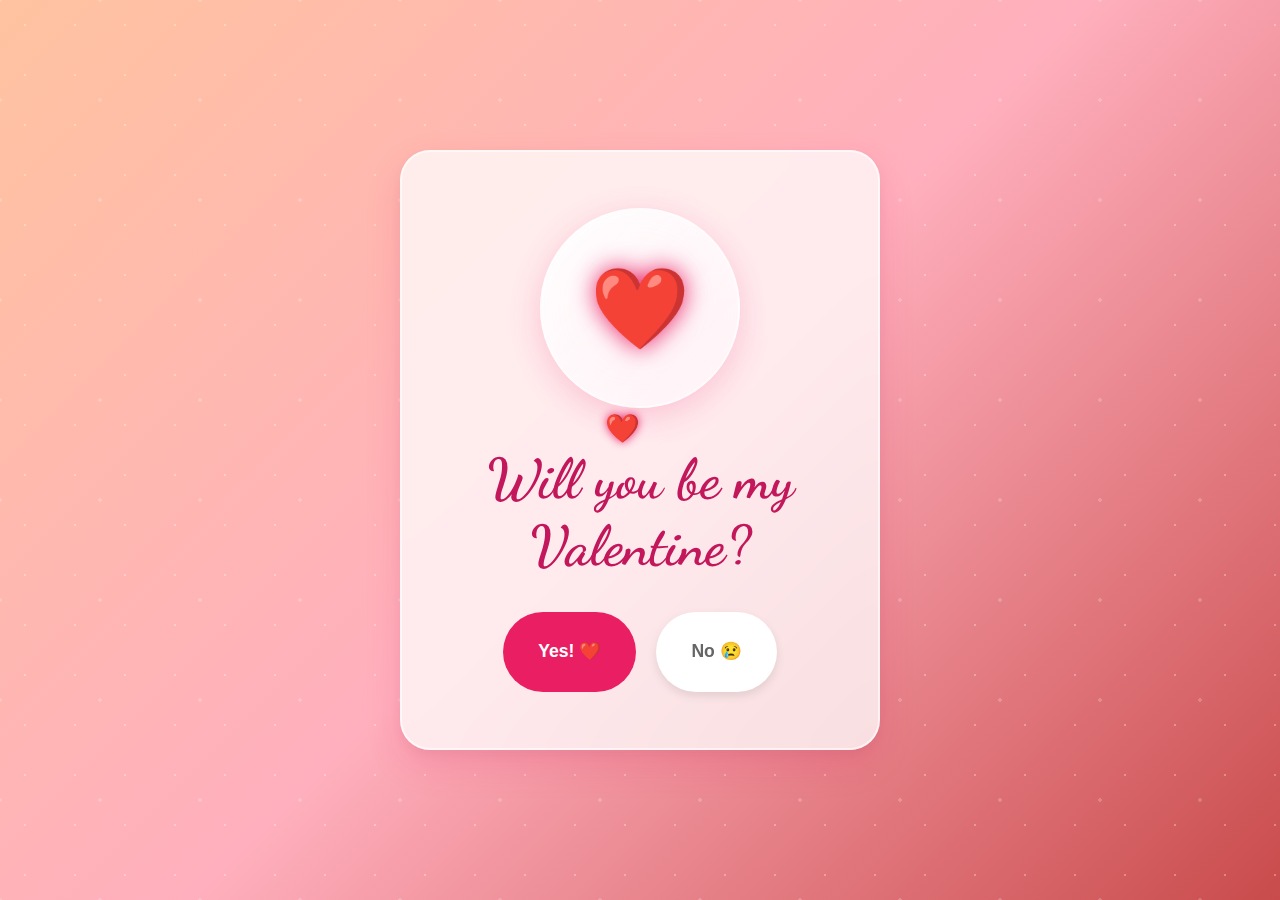
<file: index.html>
<!DOCTYPE html>
<html lang="en">
<head>
    <meta charset="UTF-8">
    <meta name="viewport" content="width=device-width, initial-scale=1.0, maximum-scale=1.0, user-scalable=no">
    <title>A Special Question... ❤️</title>
    <link rel="icon" href="data:image/svg+xml,<svg xmlns=%22http://www.w3.org/2000/svg%22 viewBox=%220 0 100 100%22><text y=%22.9em%22 font-size=%2290%22>❤️</text></svg>">
    <link rel="stylesheet" href="style.css">
    <link href="https://fonts.googleapis.com/css2?family=Dancing+Script:wght@700&family=Poppins:wght@300;400;600&display=swap" rel="stylesheet">
</head>
<body class="proposal-body">
    <div id="cursor-heart">❤️</div>
    <div class="bokeh-bg"></div>

    <div id="proposal-container">
        <div class="proposal-card glow">
            <div class="gif-container sparkle-hero" aria-hidden="true">
                <span class="sparkle s1">✨</span>
                <span class="sparkle s2">✨</span>
                <span class="sparkle s3">✨</span>
                <span class="sparkle s4">✨</span>
                <span class="sparkle s5">✦</span>
                <span class="sparkle s6">✦</span>
                <div class="sparkle-heart">❤️</div>
            </div>
            <h1>Will you be my Valentine?</h1>
            <div class="btn-group">
                <button id="yes-btn">Yes! ❤️</button>
                <button id="no-btn">No 😢</button>
            </div>
        </div>
    </div>

    <script src="script.js"></script>
</body>
</html>
</file>
<file: style.css>
:root {
    --primary-red: #e91e63;
    --deep-crimson: #c2185b;
    --soft-pink: #f8bbd0;
    --accent-gold: #d4af37;
    --text-dark: #4a235a;
    --glass-bg: rgba(255, 255, 255, 0.75);
    --glass-border: rgba(255, 255, 255, 0.6);
    --card-shadow: 0 15px 35px rgba(233, 30, 99, 0.15), 0 5px 15px rgba(0,0,0,0.05);
    --glow-shadow: 0 0 25px rgba(233, 30, 99, 0.4);
}

* { box-sizing: border-box; }

body {
    margin: 0;
    font-family: 'Poppins', sans-serif;
    /* Richer, multi-layered gradient background */
    background: linear-gradient(135deg, #ffc3a0 0%, #ffafbd 50%, #c94b4b 100%);
    min-height: 100vh;
    color: var(--text-dark);
    overflow-x: hidden;
}

/* Animated Bokeh Background Effect */
.bokeh-bg {
    position: fixed;
    top: 0; left: 0; width: 100%; height: 100%;
    background-image: 
        radial-gradient(rgba(255, 255, 255, 0.3) 1px, transparent 1px),
        radial-gradient(rgba(255, 255, 255, 0.2) 2px, transparent 2px);
    background-size: 50px 50px, 100px 100px;
    background-position: 0 0, 50px 50px;
    z-index: -2;
    animation: bokehMove 60s linear infinite;
}
@keyframes bokehMove { from { background-position: 0 0, 50px 50px; } to { background-position: 1000px 500px, 1050px 550px; } }

/* Custom Cursor */
#cursor-heart {
    position: fixed; font-size: 28px; pointer-events: none; z-index: 99999;
    transform: translate(-50%, -50%); filter: drop-shadow(0 0 5px var(--primary-red));
}

/* Reusable Styles */
.glow {
    background: var(--glass-bg);
    backdrop-filter: blur(16px); -webkit-backdrop-filter: blur(16px);
    border: 2px solid var(--glass-border);
    border-radius: 30px;
    box-shadow: var(--card-shadow);
    transition: all 0.4s ease;
}

.glow-hover {
    @extend .glow;
    cursor: pointer;
}
.glow-hover:hover {
    transform: translateY(-8px) scale(1.02);
    box-shadow: var(--glow-shadow), var(--card-shadow);
    border-color: var(--soft-pink);
}

.section-title {
    font-family: 'Dancing Script', cursive;
    text-align: center;
    font-size: 4.5rem;
    color: var(--deep-crimson);
    margin: 4rem 0 1rem;
    text-shadow: 2px 2px 4px rgba(255,255,255,0.5);
}

.subtitle { text-align: center; color: var(--text-dark); margin-bottom: 2rem; font-size: 1.1rem; }

/* --- LAYOUT & SECTIONS --- */
.main-page-wrapper { max-width: 1000px; margin: 0 auto; padding: 2rem; position: relative; z-index: 5; }

/* Top Nav */
.top-nav { position: fixed; top: 20px; right: 20px; z-index: 100; }
.music-control { padding: 8px 15px; border-radius: 50px; background: var(--glass-bg); }
#music-toggle { background: transparent; border: none; color: var(--deep-crimson); font-weight: 600; font-size: 0.95rem; cursor: pointer; }

/* Hero Section */
.hero-section { text-align: center; margin-bottom: 5rem; padding-top: 3rem; }
.hero-text { font-family: 'Dancing Script', cursive; font-size: clamp(4rem, 10vw, 6rem); color: var(--deep-crimson); margin-bottom: 1rem; text-shadow: 2px 2px 8px rgba(233, 30, 99, 0.3); }
.hero-card {
    display: inline-block; padding: 2.5rem 4rem;
    background: linear-gradient(135deg, var(--glass-bg), rgba(255,240,245,0.85));
}
.hero-card h3 { margin: 0 0 1rem; color: var(--text-dark); letter-spacing: 1px; text-transform: uppercase; font-size: 1.1rem; }
.counter-text { font-family: 'Playfair Display', serif; font-size: 3rem; font-weight: 700; color: var(--primary-red); background: -webkit-linear-gradient(var(--primary-red), var(--deep-crimson)); -webkit-background-clip: text; -webkit-text-fill-color: transparent; }
#timer { white-space: nowrap; }
.heart-divider { font-size: 1.5rem; margin-top: 1rem; color: var(--accent-gold); }

/* Letter Section (Elegant Parchment Style) */
.letter-block { margin-bottom: 4rem; }
.letter-card {
    padding: 4rem; position: relative;
    background: linear-gradient(to bottom right, rgba(255,255,255,0.9), rgba(255,250,240,0.9));
    border: 3px double var(--accent-gold);
}
.wax-seal { position: absolute; top: -25px; left: 50%; transform: translateX(-50%); font-size: 3rem; filter: drop-shadow(0 4px 4px rgba(0,0,0,0.2)); }
.letter-card h2 { font-family: 'Dancing Script', cursive; font-size: 3rem; color: var(--deep-crimson); text-align: center; margin-top: 1rem; }
.letter-card p { font-family: 'Playfair Display', serif; font-size: 1.25rem; line-height: 1.9; color: #555; }
.signature { text-align: right; font-family: 'Dancing Script', cursive; font-size: 2.2rem; color: var(--primary-red); margin-top: 2rem; }

/* Timeline Section (Connecting Journey) */
.timeline-block { margin-bottom: 4rem; }
.timeline-container { position: relative; max-width: 800px; margin: 0 auto; padding: 2rem 0; }
/* The central line */
.timeline-container::after { content: ''; position: absolute; width: 4px; background: var(--accent-gold); top: 0; bottom: 0; left: 50%; margin-left: -2px; border-radius: 2px; box-shadow: 0 0 10px var(--accent-gold); z-index: 0; }
.timeline-item {
    padding: 10px 40px;
    position: relative;
    width: 50%;
    box-sizing: border-box;
    margin-bottom: 1.5rem;
    z-index: 1;
}
.timeline-item.left { float: left; clear: both; padding-right: 50px; }
.timeline-item.right { float: right; clear: both; padding-left: 50px; }
.timeline-container { overflow: hidden; }
/* The connecting dots */
.timeline-item::after { content: '❤️'; position: absolute; top: 25px; right: -17px; font-size: 0.9rem; z-index: 10; color: var(--primary-red); background: #fff; border-radius: 50%; width: 34px; height: 34px; display: flex; align-items: center; justify-content: center; box-shadow: 0 0 8px var(--primary-red); border: 2px solid var(--accent-gold); }
.timeline-item.right::after { left: -17px; right: auto; }
.timeline-content { padding: 25px; border-radius: 20px; background: var(--glass-bg); position: relative; border: 1px solid var(--glass-border); text-align: left; }
.date-badge { display: inline-block; padding: 5px 15px; background: var(--primary-red); color: white; border-radius: 50px; font-size: 0.9rem; font-weight: 600; margin-bottom: 10px; box-shadow: 0 4px 10px rgba(233, 30, 99, 0.3); }
.timeline-content h4 { font-family: 'Playfair Display', serif; font-size: 1.5rem; color: var(--deep-crimson); margin: 10px 0; }
.timeline-content p { font-size: 1.05rem; color: #666; line-height: 1.6; }

/* Memory Game Section */
.game-block {
    text-align: center;
    margin-bottom: 4rem;
    width: 100%;
}

.memory-game-container {
    display: block;
    width: 100%;
    max-width: 560px;
    min-width: 320px;
    margin: 0 auto;
    padding: 2.5rem;
    background: var(--glass-bg);
    backdrop-filter: blur(16px);
    -webkit-backdrop-filter: blur(16px);
    border: 2px solid var(--glass-border);
    border-radius: 30px;
    box-shadow: var(--card-shadow);
    transition: box-shadow 0.4s ease;
}

.memory-game-container:hover {
    box-shadow: var(--glow-shadow), var(--card-shadow);
}

.memory-game {
    display: grid;
    grid-template-columns: repeat(4, 1fr);
    gap: 16px;
    width: 100%;
    max-width: 100%;
    min-height: 280px;
    margin: 0 auto;
}

@media (min-width: 521px) {
    .memory-game { min-height: 320px; gap: 18px; }
}

.memory-card {
    aspect-ratio: 1;
    background: linear-gradient(135deg, rgba(255,255,255,0.95), rgba(255,240,245,0.6));
    border-radius: 20px;
    display: flex;
    align-items: center;
    justify-content: center;
    font-size: 2.5rem;
    cursor: pointer;
    border: 2px solid var(--glass-border);
    box-shadow: 0 5px 15px rgba(233, 30, 99, 0.08), 0 2px 8px rgba(0,0,0,0.04);
    transition: all 0.4s cubic-bezier(0.175, 0.885, 0.32, 1.275);
}

.memory-card:hover {
    transform: translateY(-5px);
    border-color: var(--soft-pink);
    box-shadow: 0 10px 25px rgba(233, 30, 99, 0.25), var(--card-shadow);
}

.memory-card.flipped {
    transform: rotateY(180deg);
    background: linear-gradient(135deg, #fff0f5, rgba(248, 187, 208, 0.4));
    border-color: var(--primary-red);
    box-shadow: 0 5px 20px rgba(233, 30, 99, 0.2);
}

/* Gallery Section (Polaroids) */
.gallery-grid { display: grid; grid-template-columns: repeat(auto-fit, minmax(280px, 1fr)); gap: 30px; margin-top: 2rem; }
.polaroid { background: white; padding: 15px 15px 25px 15px; box-shadow: 0 10px 25px rgba(0,0,0,0.15); transform: rotate(0deg); transition: all 0.4s ease; }
.polaroid-frame { width: 100%; height: 280px; overflow: hidden; background: #f8f8f8; border: 1px solid #eee; }
.polaroid img, .polaroid video { width: 100%; height: 100%; object-fit: cover; filter: sepia(0.1); transition: filter 0.3s; }
.polaroid:hover img { filter: sepia(0); }
.polaroid-caption { text-align: center; font-family: 'Dancing Script', cursive; font-size: 1.4rem; color: #555; margin-top: 15px; }
.rotate-left { transform: rotate(-3deg); } .rotate-right { transform: rotate(3deg); }
.rotate-left:hover, .rotate-right:hover { transform: rotate(0deg) scale(1.05) translateY(-10px); z-index: 10; }

/* Final Message */
.final-message { text-align: center; margin-top: 5rem; font-family: 'Dancing Script', cursive; font-size: 2rem; color: var(--text-dark); opacity: 0.8; }

/* --- ANIMATIONS --- */
.animate-in-down { animation: slideDown 1s ease-out forwards; }
.animate-in { animation: fadeInUp 1.2s ease-out forwards; }
.scroll-trigger { opacity: 0; transform: translateY(40px); transition: all 0.8s ease-out; }
.scroll-trigger.visible { opacity: 1; transform: translateY(0); }

@keyframes slideDown { from { opacity: 0; transform: translateY(-30px); } to { opacity: 1; transform: translateY(0); } }
@keyframes fadeInUp { from { opacity: 0; transform: translateY(40px); } to { opacity: 1; transform: translateY(0); } }
/* --- PROPOSAL PAGE (index.html) STYLES --- */
.proposal-body {
    display: flex;
    justify-content: center;
    align-items: center;
    height: 100vh;
    overflow: hidden;
}

.proposal-card {
    padding: 3rem;
    text-align: center;
    max-width: 450px;
    width: 90%;
    /* Reusing your glow class for consistency */
}

.proposal-card h1 {
    font-family: 'Dancing Script', cursive;
    font-size: 3rem;
    color: var(--deep-crimson);
}

/* Proposal hero: sparkling heart (replaces GIF, matches site style) */
.gif-container {
    position: relative;
    width: 200px;
    height: 200px;
    margin: 0 auto 1.5rem;
    display: flex;
    align-items: center;
    justify-content: center;
}

.gif-container.sparkle-hero {
    background: linear-gradient(135deg, rgba(255,255,255,0.9), rgba(255,240,245,0.85));
    border: 2px solid var(--glass-border);
    border-radius: 50%;
    box-shadow: 0 8px 32px rgba(233, 30, 99, 0.2), inset 0 0 40px rgba(255,255,255,0.5);
}

.sparkle-hero .sparkle-heart {
    font-size: 5rem;
    filter: drop-shadow(0 0 12px var(--primary-red));
    animation: heartPulse 1.8s ease-in-out infinite;
}

.sparkle-hero .sparkle {
    position: absolute;
    font-size: 1.25rem;
    color: var(--accent-gold);
    opacity: 0;
    pointer-events: none;
}

.sparkle-hero .sparkle.s1 { top: 18%; left: 22%; animation: sparkle 2s ease-in-out 0.2s infinite; }
.sparkle-hero .sparkle.s2 { top: 15%; right: 20%; animation: sparkle 2.2s ease-in-out 0.5s infinite; }
.sparkle-hero .sparkle.s3 { bottom: 20%; right: 18%; animation: sparkle 2.1s ease-in-out 0.8s infinite; }
.sparkle-hero .sparkle.s4 { bottom: 22%; left: 20%; animation: sparkle 1.9s ease-in-out 0.3s infinite; }
.sparkle-hero .sparkle.s5 { top: 50%; left: 8%; animation: sparkle 2.3s ease-in-out 0.6s infinite; }
.sparkle-hero .sparkle.s6 { top: 48%; right: 10%; animation: sparkle 2s ease-in-out 0.1s infinite; }

@keyframes heartPulse {
    0%, 100% { transform: scale(1); filter: drop-shadow(0 0 12px var(--primary-red)); }
    50% { transform: scale(1.08); filter: drop-shadow(0 0 20px var(--primary-red)); }
}

@keyframes sparkle {
    0%, 100% { opacity: 0; transform: scale(0.6); }
    50% { opacity: 0.9; transform: scale(1.2); }
}

.btn-group {
    display: flex;
    justify-content: center;
    gap: 20px;
    margin-top: 2rem;
    min-height: 80px;
}

#yes-btn, #no-btn {
    padding: 15px 35px;
    font-size: 1.1rem;
    font-weight: 600;
    border: none;
    border-radius: 50px;
    cursor: pointer;
    transition: 0.3s;
}

#yes-btn {
    background: var(--primary-red);
    color: white;
    z-index: 10;
}

#no-btn {
    background: white;
    color: #666;
    box-shadow: 0 4px 10px rgba(0,0,0,0.1);
    z-index: 100;
}

/* --- TIMELINE FIX (Prevent stretching) --- */
.timeline-item::after {
    content: '❤️';
    position: absolute;
    top: 25px;
    right: -17px; /* Adjusted for fixed width */
    font-size: 0.9rem;
    z-index: 10;
    color: var(--primary-red);
    background: #fff;
    border-radius: 50%;
    
    /* Fixed dimensions to prevent stretching */
    width: 34px;
    height: 34px;
    display: flex;
    align-items: center;
    justify-content: center;
    
    box-shadow: 0 0 5px var(--primary-red);
    border: 2px solid var(--accent-gold);
}

.timeline-item.right::after {
    left: -17px;
    right: auto;
}

/* --- MEMORY GAME IMPROVEMENTS --- */
.memory-card {
    aspect-ratio: 1;
    background: white;
    border-radius: 15px;
    display: flex;
    align-items: center;
    justify-content: center;
    font-size: 0; /* Hide icon initially */
    cursor: pointer;
    transition: transform 0.4s cubic-bezier(0.175, 0.885, 0.32, 1.275), background 0.3s;
    border: 2px solid var(--glass-border);
    box-shadow: 0 4px 10px rgba(0,0,0,0.05);
}

.memory-card.flipped {
    transform: rotateY(180deg);
    font-size: 2.5rem; /* Reveal icon */
    background: var(--soft-pink);
    border-color: var(--primary-red);
}

/* Hidden Message Styling */
#secret-message {
    max-height: 0;
    opacity: 0;
    overflow: hidden;
    transition: all 0.8s ease-in-out;
    text-align: center;
    margin-top: 2rem;
}

#secret-message.unlocked {
    max-height: 2000px;
    opacity: 1;
    padding: 2rem;
    overflow: visible;
}

.secret-message-card .secret-message-inner {
    background: linear-gradient(135deg, var(--glass-bg), var(--soft-pink));
    border-radius: 20px;
    padding: 2rem;
    border: 2px solid var(--glass-border);
    box-shadow: var(--glow-shadow);
}
.secret-message-card .secret-message-icon { font-size: 3rem; display: block; margin-bottom: 0.5rem; }
.secret-message-card h3 { font-family: 'Dancing Script', cursive; font-size: 2rem; color: var(--deep-crimson); margin: 0.5rem 0 1rem; }
.secret-message-card p {
    font-size: 1.05rem;
    line-height: 1.7;
    color: var(--text-dark);
    margin: 0;
    overflow-wrap: anywhere;
    word-break: normal;
}
/* --- PROPOSAL PAGE ENHANCEMENTS --- */
.proposal-body {
    display: flex;
    justify-content: center;
    align-items: center;
    height: 100vh;
    overflow: hidden;
    position: relative;
}

.proposal-card {
    padding: 3.5rem 2rem;
    text-align: center;
    max-width: 480px;
    width: 90%;
    /* Reusing the high-end glass styles */
    background: var(--glass-bg);
    backdrop-filter: blur(20px);
    -webkit-backdrop-filter: blur(20px);
    border: 2px solid var(--glass-border);
}

.proposal-card h1 {
    font-family: 'Dancing Script', cursive;
    font-size: clamp(2.5rem, 8vw, 3.5rem);
    color: var(--deep-crimson);
    margin-bottom: 2rem;
    line-height: 1.2;
}

/* --- TIMELINE FIX: NON-STRETCHING HEART --- */
/*  */
.timeline-item::after {
    content: '❤️';
    position: absolute;
    top: 25px;
    right: -17px; 
    font-size: 0.9rem;
    z-index: 10;
    color: var(--primary-red);
    background: #fff;
    border-radius: 50%;
    
    /* Fixed Dimensions to prevent stretching */
    width: 34px;
    height: 34px;
    display: flex; /* Centers the heart inside the circle */
    align-items: center;
    justify-content: center;
    
    box-shadow: 0 0 8px var(--primary-red);
    border: 2px solid var(--accent-gold);
}

/* Ensure right-side items anchor the heart to the center line correctly */
.timeline-item.right::after {
    left: -17px;
    right: auto;
}

/* --- MEMORY GAME REFINEMENT (card states) --- */
.memory-card {
    font-size: 0; /* Face-down: hide icon */
}

.memory-card.flipped {
    font-size: 2.2rem; /* Face-up: show icon */
}

.memory-card.matched {
    box-shadow: 0 0 18px var(--accent-gold), 0 5px 15px rgba(233, 30, 99, 0.15);
    border-color: var(--accent-gold);
    cursor: default;
}

/* --- iPhone / small-screen responsive fit --- */
/* Treat any narrow window like iPhone */
@media (max-width: 520px) {
    .main-page-wrapper { padding: 1rem; }

    /* If mobile Safari scroll animations misbehave, don't hide sections */
    .scroll-trigger { opacity: 1; transform: none; }
    .scroll-trigger.visible { opacity: 1; transform: none; }

    .top-nav {
        top: calc(12px + env(safe-area-inset-top));
        right: calc(12px + env(safe-area-inset-right));
    }

    .section-title {
        font-size: clamp(2.6rem, 10vw, 3.4rem);
        margin: 2.5rem 0 0.75rem;
    }

    .hero-text { font-size: clamp(3rem, 11vw, 4.25rem); }
    .hero-card { padding: 1.5rem 1.25rem; width: 100%; max-width: 520px; }
    .counter-text { font-size: clamp(1.65rem, 6.2vw, 2.2rem); }
    #timer { white-space: nowrap; }

    .letter-card { padding: 2rem 1.5rem; }
    .letter-card p { font-size: 1.08rem; }

    /* Timeline: single column on small screens */
    .timeline-container { padding: 1rem 0; }
    .timeline-container::after { left: 22px; margin-left: 0; }
    .timeline-item {
        width: 100%;
        float: none;
        clear: both;
        padding: 10px 10px 10px 60px;
        margin-bottom: 1rem;
    }
    /* Override desktop zig-zag floats */
    .timeline-item.left, .timeline-item.right { float: none; clear: both; padding-left: 60px; padding-right: 10px; }
    .timeline-item::after { left: 5px; right: auto; }
    .timeline-item.right::after { left: 5px; right: auto; }
    /* Keep timeline cards from stretching too wide on iPhone */
    .timeline-content { width: min(320px, 100%); max-width: 320px; }

    /* Memory game: larger cards + 3 columns */
    .memory-game-container { padding: 1.5rem; max-width: 100%; min-width: 0; border-radius: 24px; }
    .memory-game { grid-template-columns: repeat(3, 1fr); gap: 12px; min-height: auto; margin: 1.25rem auto; }
    .memory-card { border-radius: 16px; }

    /* Secret message: allow long poem to fully expand on iPhone */
    #secret-message.unlocked { max-height: 5000px; padding: 1.5rem; }

    /* Gallery: one column polaroids */
    .gallery-grid { grid-template-columns: 1fr; gap: 22px; }
    .polaroid-frame { height: 240px; }
}

/* --- Proposal page centering (index.html) --- */
/* iOS Safari can mis-measure 100vh; use modern viewport units */
.proposal-body {
    min-height: 100svh;
    min-height: 100dvh;
    height: auto;
    padding: calc(16px + env(safe-area-inset-top))
             calc(16px + env(safe-area-inset-right))
             calc(16px + env(safe-area-inset-bottom))
             calc(16px + env(safe-area-inset-left));
}

#proposal-container {
    width: 100%;
    display: flex;
    align-items: center;
    justify-content: center;
}

.proposal-card { margin: 0 auto; }
</file>
